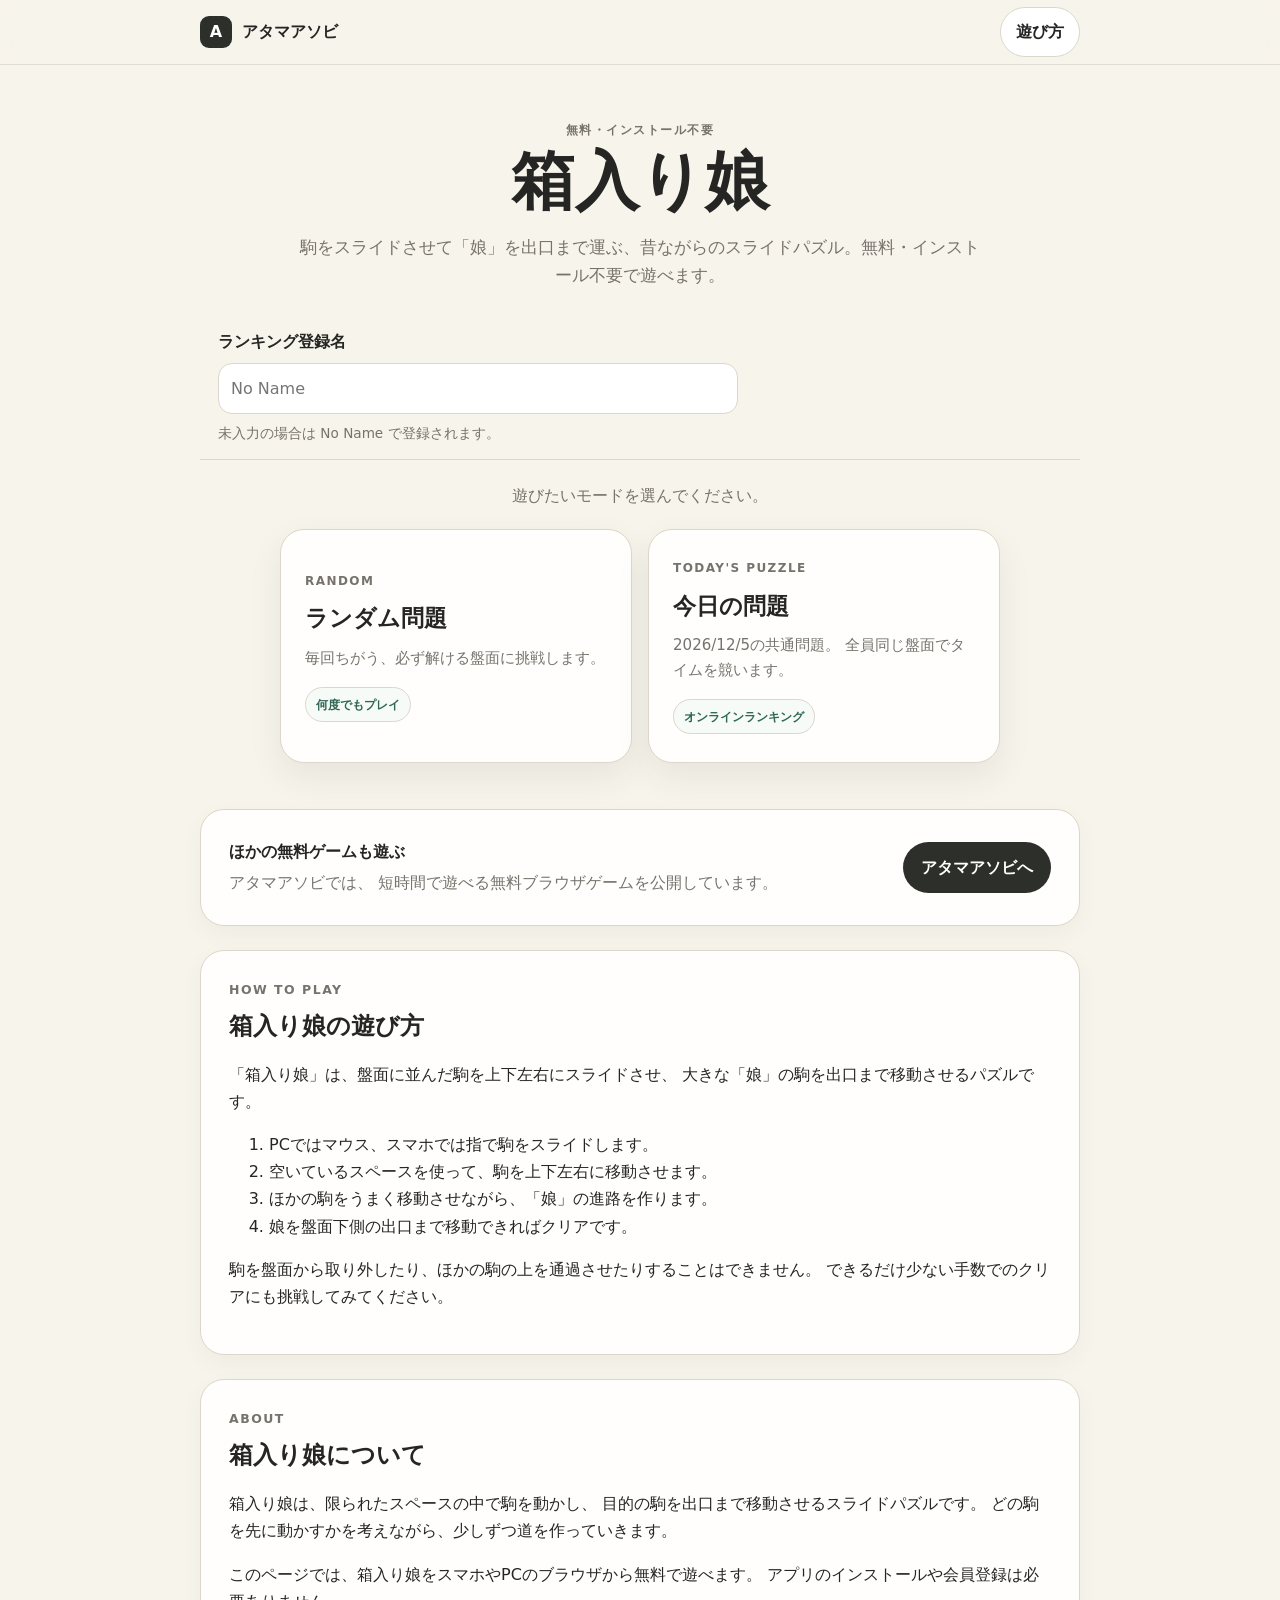
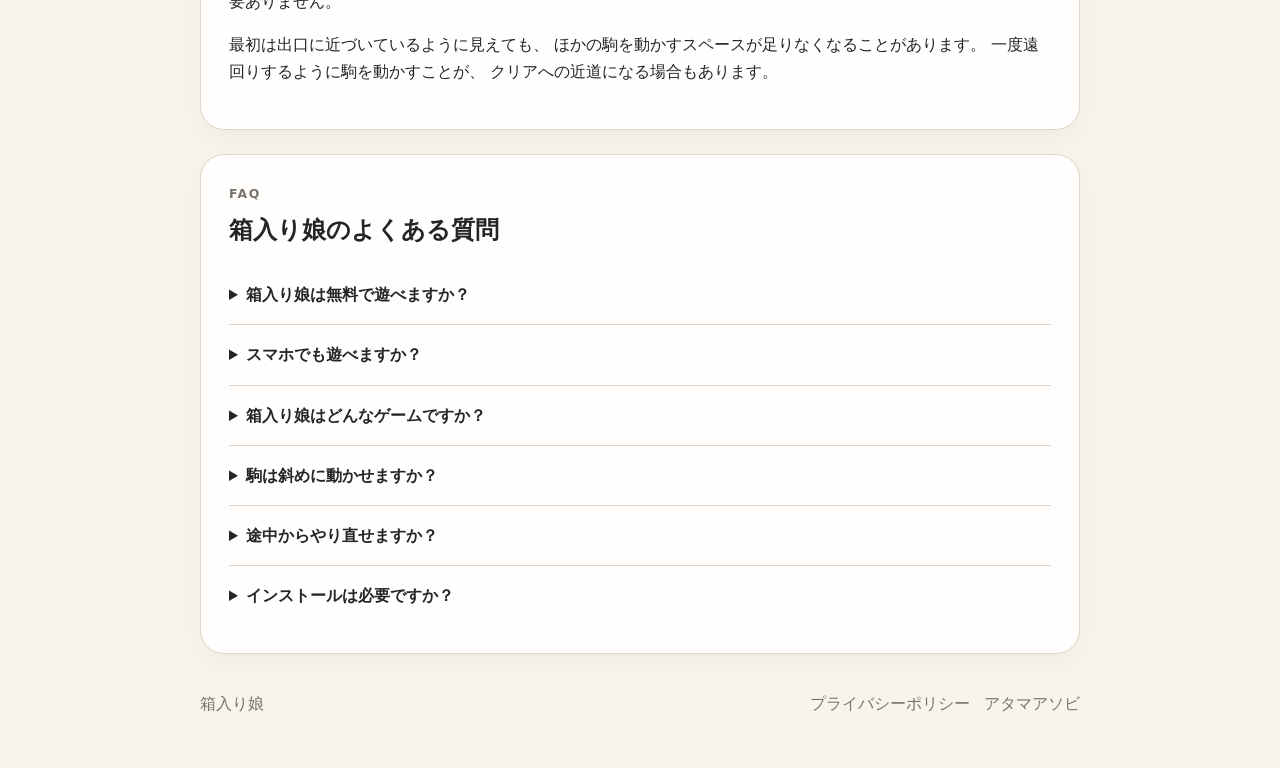
<file: index.html>
<!doctype html>
<html lang="ja">

<head>
  <meta name="google-site-verification" content="_SyaFdJ2hnigDFR-k9vLHLOKgluaLdr3Jw2lYqJnhJg" />
  <meta charset="utf-8" />

  <meta
    name="viewport"
    content="width=device-width,initial-scale=1,viewport-fit=cover"
  />

  <title id="page-title">
    箱入り娘｜無料で遊べるスライドパズル
  </title>

  <meta
    id="meta-description"
    name="description"
    content="箱入り娘を無料で遊べるブラウザゲームです。駒を動かして娘を出口まで運ぶ定番スライドパズル。スマホ・PC対応、インストール不要です。"
  />

  <meta
    id="meta-keywords"
    name="keywords"
    content="箱入り娘, 箱入り娘 パズル, 箱入り娘 ゲーム, 箱入り娘 無料, 箱入り娘 オンライン, スライドパズル"
  />

  <link
    id="canonical-link"
    rel="canonical"
    href="https://hakoiri-musume-xi.vercel.app/"
  />

  <!-- OGP -->

  <meta
    property="og:type"
    content="website"
  />

  <meta
    id="og-title"
    property="og:title"
    content="箱入り娘｜無料で遊べるスライドパズル"
  />

  <meta
    id="og-description"
    property="og:description"
    content="箱入り娘を無料で遊べるブラウザゲーム。スマホ・PC対応、インストール不要です。"
  />

  <meta
    id="og-image"
    property="og:image"
    content="https://hakoiri-musume-xi.vercel.app/assets/og-image.png"
  />

  <meta
    id="og-url"
    property="og:url"
    content="https://hakoiri-musume-xi.vercel.app/"
  />

  <!-- X / Twitter -->

  <meta
    name="twitter:card"
    content="summary_large_image"
  />

  <meta
    id="twitter-title"
    name="twitter:title"
    content="箱入り娘｜無料で遊べるスライドパズル"
  />

  <meta
    id="twitter-description"
    name="twitter:description"
    content="箱入り娘を無料で遊べるブラウザゲーム。スマホ・PC対応、インストール不要です。"
  />

  <meta
    id="twitter-image"
    name="twitter:image"
    content="https://hakoiri-musume-xi.vercel.app/assets/og-image.png"
  />

  <!-- 構造化データ -->

  <script
    id="game-structured-data"
    type="application/ld+json"
  >
  {
    "@context": "https://schema.org",
    "@type": "WebApplication",
    "name": "箱入り娘",
    "description": "箱入り娘を無料で遊べるブラウザゲームです。駒を動かして娘を出口まで運ぶ定番スライドパズルです。",
    "url": "https://hakoiri-musume-xi.vercel.app/",
    "applicationCategory": "GameApplication",
    "operatingSystem": "Any",
    "offers": {
      "@type": "Offer",
      "price": "0",
      "priceCurrency": "JPY"
    }
  }
  </script>

  <link
    rel="icon"
    href="./assets/favicon.png"
    type="image/png"
  />

  <link
    rel="stylesheet"
    href="./css/style.css"
  />

  <!--
    AdSense導入時はここにコードを追加
  -->

</head>


<body>

  <header class="site-header">

    <div class="shell header-inner">

      <a
        id="portal-link-top"
        class="brand"
        href="#"
        rel="noopener"
      >
        <span class="brand-mark">
          A
        </span>

        <span>
          アタマアソビ
        </span>
      </a>


      <button
        id="howto-open"
        class="ghost-btn"
        type="button"
      >
        遊び方
      </button>

    </div>

  </header>


  <main>

    <!-- ゲームタイトル -->

    <section class="hero shell">

      <p
        id="eyebrow"
        class="eyebrow"
      >
        無料・インストール不要
      </p>

      <h1 id="game-title">
        箱入り娘
      </h1>

      <p
        id="game-lead"
        class="lead"
      >
        駒をスライドさせて「娘」を出口まで運ぶ、
        昔ながらのスライドパズル。
        無料・インストール不要で遊べます。
      </p>

    </section>


    <!-- ゲーム本体 -->

    <section
      class="game-shell shell"
      aria-label="箱入り娘ゲーム"
    >

      <div class="game-toolbar">

        <div>

          <div class="toolbar-label">
            MOVES
          </div>

          <div
            id="score-display"
            class="toolbar-value"
          >
            0
          </div>

        </div>


        <div>

          <div class="toolbar-label">
            TIME
          </div>

          <div
            id="time-display"
            class="toolbar-value"
          >
            00:00.0
          </div>

        </div>


        <div class="toolbar-actions">

          <button
            id="game-reset"
            class="small-btn"
            type="button"
          >
            リセット
          </button>

        </div>

      </div>


      <div
        id="game-root"
        class="game-root"
      >
        <!-- game.js が盤面を描画 -->
      </div>

    </section>


    <!-- 広告 -->

    <section
      id="ad-section"
      class="shell content-card ad-card"
      hidden
    >

      <p class="section-kicker">
        ADVERTISEMENT
      </p>

      <div id="ad-slot">
        広告枠
      </div>

    </section>


    <!-- アタマアソビ -->

    <section class="shell back-card">

      <div>

        <strong>
          ほかの無料ゲームも遊ぶ
        </strong>

        <p>
          アタマアソビでは、
          短時間で遊べる無料ブラウザゲームを公開しています。
        </p>

      </div>


      <a
        id="portal-link-bottom"
        class="primary-btn"
        href="#"
        rel="noopener"
      >
        アタマアソビへ
      </a>

    </section>


    <!-- 遊び方 -->

    <section class="shell content-card">

      <p class="section-kicker">
        HOW TO PLAY
      </p>

      <h2>
        箱入り娘の遊び方
      </h2>


      <div id="howto-content">

        <p>
          「箱入り娘」は、盤面に並んだ駒を上下左右にスライドさせ、
          大きな「娘」の駒を出口まで移動させるパズルです。
        </p>

        <ol>
          <li>
            PCではマウス、スマホでは指で駒をスライドします。
          </li>

          <li>
            空いているスペースを使って、
            駒を上下左右に移動させます。
          </li>

          <li>
            ほかの駒をうまく移動させながら、
            「娘」の進路を作ります。
          </li>

          <li>
            娘を盤面下側の出口まで移動できればクリアです。
          </li>
        </ol>

        <p>
          駒を盤面から取り外したり、
          ほかの駒を飛び越えたりすることはできません。
          できるだけ少ない手数でのクリアにも挑戦してみてください。
        </p>

      </div>

    </section>


    <!-- 箱入り娘について -->

    <section class="shell content-card">

      <p class="section-kicker">
        ABOUT
      </p>

      <h2 id="about-title">
        箱入り娘について
      </h2>


      <div id="about-content">

        <p>
          箱入り娘は、限られたスペースの中で複数の駒を動かし、
          目的となる大きな駒を出口まで移動させる
          スライドパズルです。
        </p>

        <p>
          どの駒を先に動かすかを考えながら、
          空いているスペースを少しずつ作って
          娘の進路を確保していきます。
        </p>

        <p>
          このページでは、箱入り娘をスマホやPCの
          ブラウザから無料で遊べます。
          アプリのインストールや会員登録は必要ありません。
        </p>

        <p>
          一見すると出口に近づいているようでも、
          ほかの駒を動かすスペースがなくなってしまうことがあります。
          ときには娘を一度遠ざけたり、
          別の駒を大きく移動させたりすることが
          クリアへの近道になります。
        </p>

      </div>

    </section>


    <!-- ランキング -->

    <section
      id="ranking-section"
      class="shell content-card"
      hidden
    >

      <div class="section-head">

        <div>

          <p class="section-kicker">
            RANKING
          </p>

          <h2>
            ランキング
          </h2>

        </div>


        <button
          id="ranking-refresh"
          class="small-btn"
          type="button"
        >
          更新
        </button>

      </div>


      <p
        id="ranking-note"
        class="muted"
      ></p>


      <div
        id="ranking-list"
        class="ranking-list"
      ></div>

    </section>


    <!-- FAQ -->

    <section class="shell content-card">

      <p class="section-kicker">
        FAQ
      </p>

      <h2>
        箱入り娘のよくある質問
      </h2>


      <div
        id="faq-list"
        class="faq-list"
      >

        <details class="faq-item">

          <summary>
            箱入り娘は無料で遊べますか？
          </summary>

          <p>
            はい。
            無料で遊べます。
            アプリのインストールや会員登録も必要ありません。
          </p>

        </details>


        <details class="faq-item">

          <summary>
            スマホでも遊べますか？
          </summary>

          <p>
            はい。
            スマホ・タブレット・PCのブラウザに対応しています。
          </p>

        </details>


        <details class="faq-item">

          <summary>
            箱入り娘はどんなゲームですか？
          </summary>

          <p>
            盤面にある駒を上下左右に動かし、
            大きな「娘」の駒を出口まで移動させる
            スライドパズルです。
          </p>

        </details>


        <details class="faq-item">

          <summary>
            駒は斜めに動かせますか？
          </summary>

          <p>
            いいえ。
            駒は空いているスペースに向かって
            上下左右にだけ動かせます。
          </p>

        </details>


        <details class="faq-item">

          <summary>
            途中からやり直せますか？
          </summary>

          <p>
            はい。
            リセットボタンからいつでも
            最初の配置に戻せます。
          </p>

        </details>


        <details class="faq-item">

          <summary>
            インストールは必要ですか？
          </summary>

          <p>
            必要ありません。
            ブラウザを開くだけですぐに遊べます。
          </p>

        </details>

      </div>

    </section>




  </main>


  <!-- フッター -->

  <footer class="site-footer">

    <div class="shell footer-inner">

      <span id="footer-game-name">
        箱入り娘
      </span>

      <nav>

        <a href="./privacy.html">
          プライバシーポリシー
        </a>

        <a
          id="portal-link-footer"
          href="#"
          rel="noopener"
        >
          アタマアソビ
        </a>

      </nav>

    </div>

  </footer>


  <!-- 遊び方モーダル -->

  <dialog id="howto-dialog">

    <div class="dialog-inner">

      <div class="dialog-head">

        <h2>
          遊び方
        </h2>

        <button
          id="howto-close"
          class="icon-btn"
          type="button"
          aria-label="閉じる"
        >
          ×
        </button>

      </div>

      <div id="howto-dialog-content"></div>

    </div>

  </dialog>


  <!-- リザルト -->

  <dialog id="result-dialog">

    <div class="dialog-inner result-inner">

      <p class="section-kicker">
        RESULT
      </p>

      <h2 id="result-title">
        ゲーム終了
      </h2>

      <div
        id="result-stats"
        class="result-stats"
      ></div>





      <div class="result-actions">

        <button
          id="result-retry"
          class="primary-btn"
          type="button"
        >
          もう一度
        </button>

        <button
          id="result-close"
          class="ghost-btn"
          type="button"
        >
          閉じる
        </button>

      </div>

    </div>

  </dialog>


  <script src="./js/config.js"></script>
  <script src="./js/ranking.js"></script>
  <script src="./js/common.js"></script>
  <script src="./js/game.js"></script>

</body>
</html>
</file>
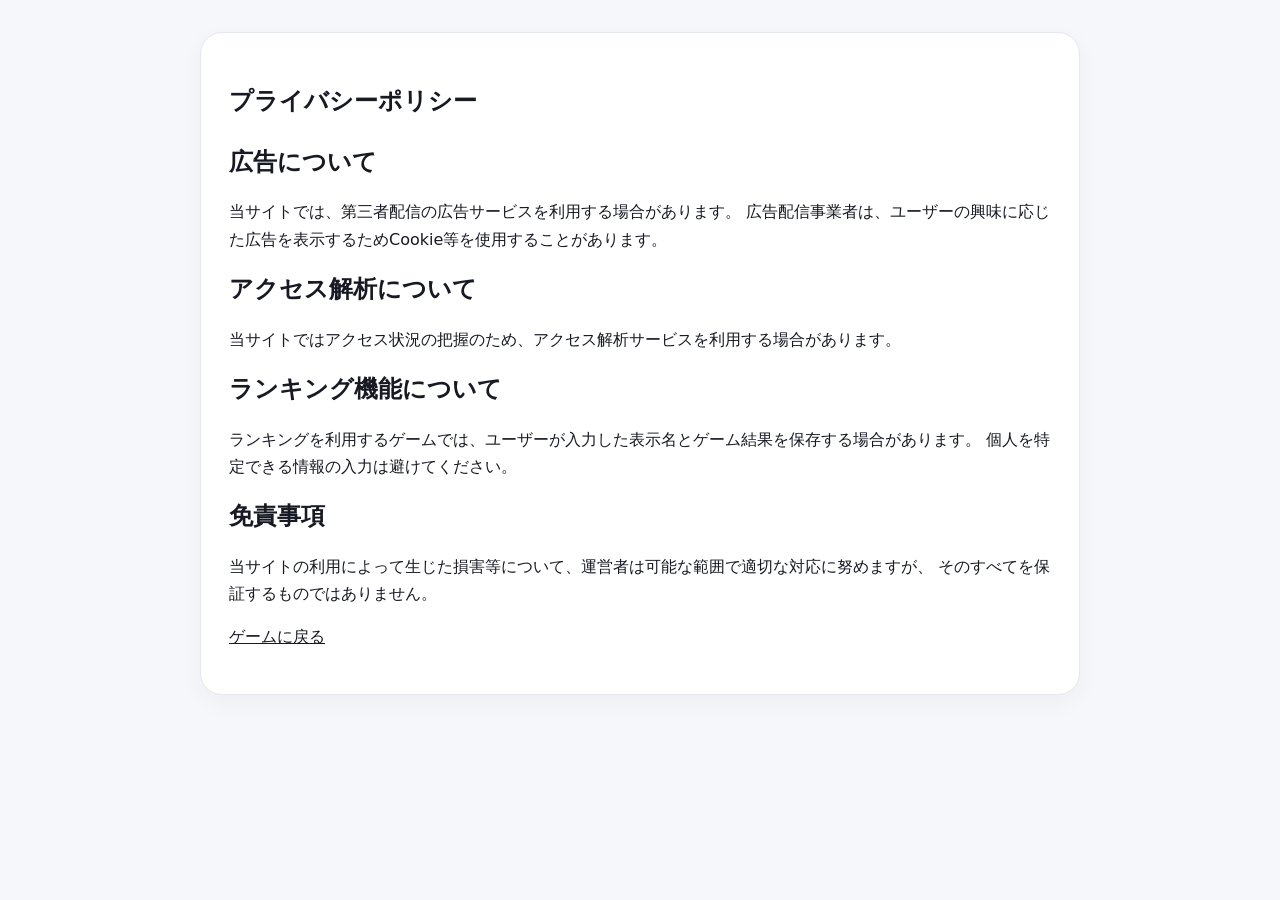
<file: privacy.html>
<!doctype html>
<html lang="ja">
<head>
  <meta charset="utf-8" />
  <meta name="viewport" content="width=device-width,initial-scale=1" />
  <title>プライバシーポリシー</title>
  <link rel="stylesheet" href="./css/style.css" />
</head>
<body>
  <main class="shell">
    <section class="content-card" style="margin-top:32px">
      <h1>プライバシーポリシー</h1>

      <h2>広告について</h2>
      <p>
        当サイトでは、第三者配信の広告サービスを利用する場合があります。
        広告配信事業者は、ユーザーの興味に応じた広告を表示するためCookie等を使用することがあります。
      </p>

      <h2>アクセス解析について</h2>
      <p>
        当サイトではアクセス状況の把握のため、アクセス解析サービスを利用する場合があります。
      </p>

      <h2>ランキング機能について</h2>
      <p>
        ランキングを利用するゲームでは、ユーザーが入力した表示名とゲーム結果を保存する場合があります。
        個人を特定できる情報の入力は避けてください。
      </p>

      <h2>免責事項</h2>
      <p>
        当サイトの利用によって生じた損害等について、運営者は可能な範囲で適切な対応に努めますが、
        そのすべてを保証するものではありません。
      </p>

      <p><a href="./index.html">ゲームに戻る</a></p>
    </section>
  </main>
</body>
</html>
</file>
<file: css/style.css>
:root{
  --bg:#f6f7fb;
  --panel:#ffffff;
  --text:#171923;
  --muted:#6b7280;
  --line:#e6e8ef;
  --accent:#222a3a;
  --radius:22px;
  --shadow:0 16px 40px rgba(20,25,35,.08);
  --shell:880px;
}

*{box-sizing:border-box}
html{scroll-behavior:smooth}
body{
  margin:0;
  background:var(--bg);
  color:var(--text);
  font-family:system-ui,-apple-system,BlinkMacSystemFont,"Segoe UI","Hiragino Sans","Yu Gothic UI",sans-serif;
  line-height:1.7;
}
button,input{font:inherit}
button,a{-webkit-tap-highlight-color:transparent}
a{color:inherit}

.shell{width:min(calc(100% - 28px),var(--shell));margin-inline:auto}

.site-header{
  position:sticky;top:0;z-index:20;
  background:rgba(246,247,251,.9);
  backdrop-filter:blur(12px);
  border-bottom:1px solid rgba(230,232,239,.8);
}
.header-inner{
  min-height:64px;display:flex;align-items:center;justify-content:space-between;gap:16px
}
.brand{display:flex;gap:10px;align-items:center;text-decoration:none;font-weight:800}
.brand-mark{
  width:32px;height:32px;border-radius:9px;display:grid;place-items:center;
  background:var(--accent);color:white;font-weight:900
}

.hero{padding:54px 0 24px;text-align:center}
.eyebrow,.section-kicker{
  margin:0 0 6px;color:var(--muted);font-size:.78rem;font-weight:800;letter-spacing:.12em
}
.hero h1{margin:0;font-size:clamp(2.1rem,7vw,4rem);line-height:1.1}
.lead{max-width:680px;margin:16px auto 0;color:var(--muted);font-size:1.05rem}

.game-shell{
  background:var(--panel);
  border:1px solid var(--line);
  border-radius:var(--radius);
  overflow:hidden;
  box-shadow:var(--shadow);
}
.game-toolbar{
  display:grid;grid-template-columns:auto auto 1fr;gap:26px;align-items:center;
  padding:14px 18px;border-bottom:1px solid var(--line)
}
.toolbar-label{font-size:.68rem;letter-spacing:.08em;color:var(--muted);font-weight:800}
.toolbar-value{font-weight:900;font-size:1.25rem}
.toolbar-actions{display:flex;justify-content:flex-end}
.game-root{
  min-height:420px;
  padding:24px;
  display:grid;
  place-items:center;
  touch-action:manipulation;
}
.placeholder-game{
  text-align:center;display:grid;gap:16px;justify-items:center;max-width:440px
}
.placeholder-game .big-number{font-size:5rem;line-height:1;font-weight:900}
.placeholder-game p{margin:0;color:var(--muted)}

.content-card,.back-card{
  margin-top:24px;background:var(--panel);border:1px solid var(--line);
  border-radius:var(--radius);padding:28px;box-shadow:0 8px 24px rgba(20,25,35,.04)
}
.content-card h2{margin:0 0 14px}
.content-card p:first-child{margin-top:0}
.back-card{display:flex;align-items:center;justify-content:space-between;gap:20px}
.back-card p{margin:.25rem 0 0;color:var(--muted)}

.primary-btn,.ghost-btn,.small-btn,.icon-btn{
  border:0;cursor:pointer;border-radius:999px;font-weight:800;transition:.15s transform,.15s opacity
}
.primary-btn{background:var(--accent);color:white;padding:12px 18px;text-decoration:none}
.ghost-btn,.small-btn{background:white;border:1px solid var(--line);color:var(--text)}
.ghost-btn{padding:10px 15px}
.small-btn{padding:8px 12px;font-size:.9rem}
.icon-btn{width:38px;height:38px;background:var(--bg);font-size:1.4rem}
button:active,.primary-btn:active{transform:scale(.98)}

.section-head{display:flex;align-items:center;justify-content:space-between;gap:16px}
.muted{color:var(--muted);font-size:.92rem}

.faq-item{border-top:1px solid var(--line);padding:16px 0}
.faq-item:first-child{border-top:0}
.faq-item summary{cursor:pointer;font-weight:800}
.faq-item p{margin:8px 0 0;color:var(--muted)}

.ranking-list{display:grid;gap:8px;margin-top:14px}
.ranking-row{
  display:grid;grid-template-columns:46px 1fr auto;gap:12px;align-items:center;
  padding:10px 12px;background:var(--bg);border-radius:12px
}
.ranking-rank{font-weight:900}
.ranking-score{font-variant-numeric:tabular-nums;font-weight:800}

.site-footer{padding:36px 0 50px;color:var(--muted)}
.footer-inner{display:flex;justify-content:space-between;gap:18px;align-items:center}
.footer-inner nav{display:flex;gap:14px;flex-wrap:wrap}
.footer-inner a{text-decoration:none}

dialog{
  width:min(calc(100% - 24px),560px);
  border:0;border-radius:24px;padding:0;box-shadow:0 25px 80px rgba(0,0,0,.25)
}
dialog::backdrop{background:rgba(17,24,39,.62)}
.dialog-inner{padding:24px}
.dialog-head{display:flex;align-items:center;justify-content:space-between;gap:16px}
.dialog-head h2{margin:0}
.result-inner{text-align:center}
.result-stats{
  display:grid;grid-template-columns:repeat(2,minmax(0,1fr));gap:10px;margin:18px 0
}
.result-stat{padding:14px;background:var(--bg);border-radius:14px}
.result-stat-label{display:block;color:var(--muted);font-size:.78rem}
.result-stat-value{font-size:1.35rem;font-weight:900}
.result-actions{display:flex;justify-content:center;gap:10px;margin-top:20px}
.ranking-form{text-align:left;margin-top:16px}
.ranking-form-row{display:flex;gap:8px;margin-top:8px}
.ranking-form input{
  flex:1;min-width:0;border:1px solid var(--line);border-radius:12px;padding:11px 12px
}

.ad-card{text-align:center}
#ad-slot{
  min-height:100px;border:1px dashed var(--line);border-radius:16px;
  display:grid;place-items:center;color:var(--muted)
}

@media (max-width:640px){
  .hero{padding-top:36px}
  .game-root{min-height:360px;padding:16px}
  .game-toolbar{grid-template-columns:auto auto 1fr;gap:16px;padding:12px 14px}
  .content-card,.back-card{padding:20px}
  .back-card,.footer-inner{align-items:stretch;flex-direction:column}
  .primary-btn{text-align:center}
}
</file>
